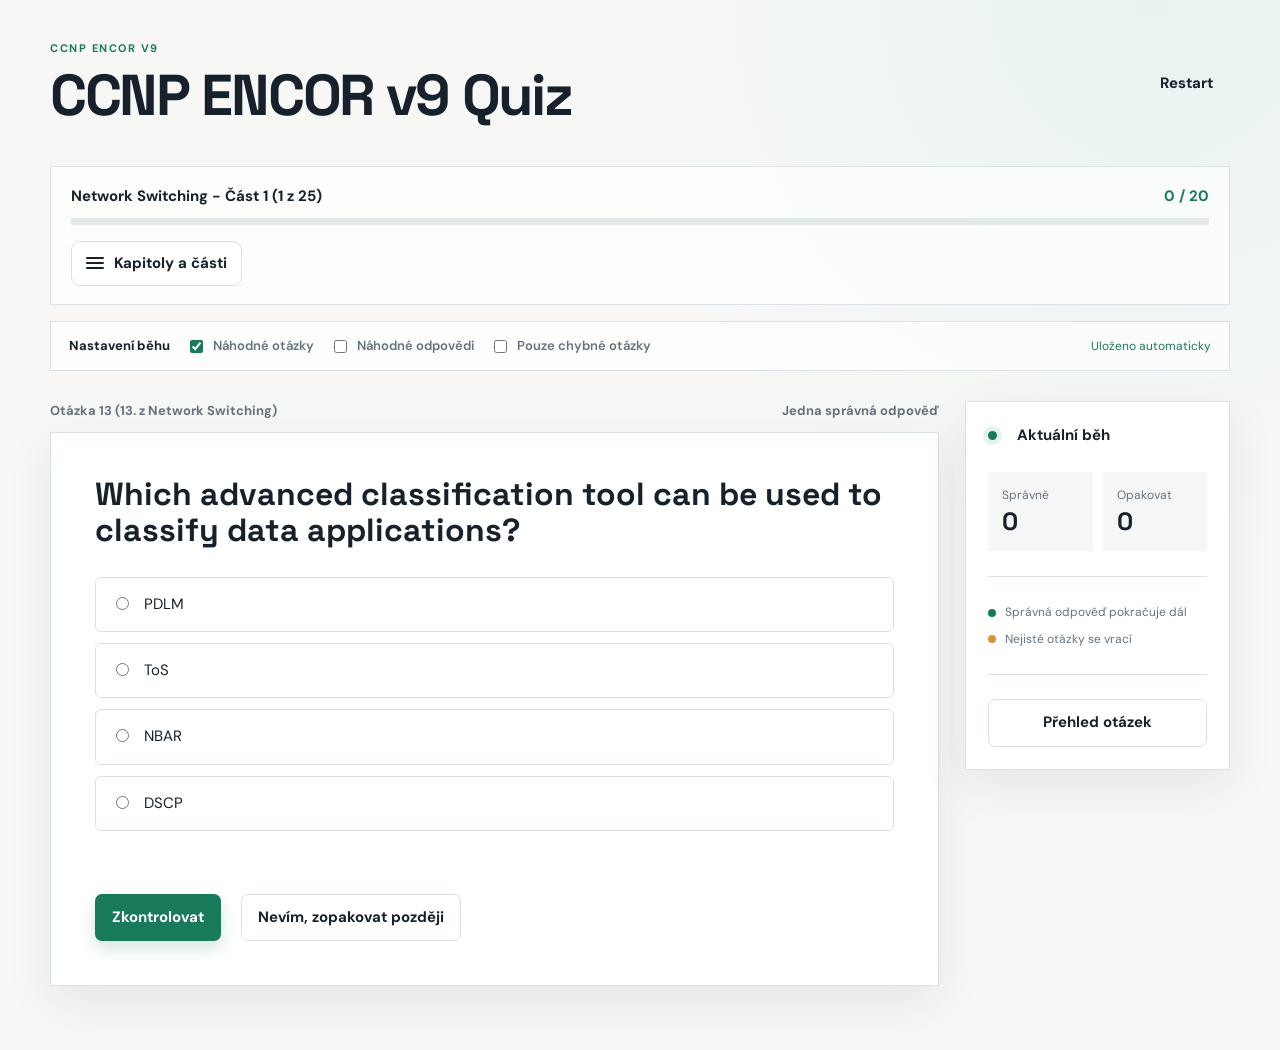
<file: index.html>
<!doctype html>
<html lang="cs">
<head>
    <meta charset="utf-8">
    <meta name="viewport" content="width=device-width, initial-scale=1">
    <title>CCNP ENCOR v9 Quiz</title>
    <link rel="stylesheet" href="styles.css">
</head>
<body>
    <main class="app-shell">
        <header class="topbar">
            <div>
                <p class="eyebrow">CCNP ENCOR v9</p>
                <h1>CCNP ENCOR v9 Quiz</h1>
            </div>
            <button id="restart-button" class="button button-quiet" type="button">
                Restart
            </button>
        </header>

        <section class="progress-panel" aria-label="Progress">
            <div class="progress-copy">
                <span id="stage-label">Blok 1 z 3</span>
                <strong id="progress-label">0 / 20</strong>
            </div>
            <div class="progress-track">
                <span id="progress-bar"></span>
            </div>
            <button id="chapter-menu-button" class="chapter-menu-button" type="button" aria-expanded="false" aria-controls="stage-tabs">
                <span class="hamburger-icon" aria-hidden="true"><i></i><i></i><i></i></span>
                <span>Kapitoly a části</span>
            </button>
            <div id="stage-tabs" class="stage-tabs" hidden></div>
        </section>

        <section class="settings-panel" aria-label="Nastavení">
            <strong>Nastavení běhu</strong>
            <label>
                <input id="random-questions" type="checkbox">
                Náhodné otázky
            </label>
            <label>
                <input id="random-answers" type="checkbox">
                Náhodné odpovědi
            </label>
            <label>
                <input id="only-wrong" type="checkbox">
                Pouze chybné otázky
            </label>
            <span id="save-status" class="save-status">
                Průběh se ukládá automaticky
            </span>
        </section>

        <section id="quiz-view" class="quiz-layout">
            <div class="question-column">
                <div class="question-meta">
                    <span id="question-number">Otázka 1</span>
                    <span id="question-type">Jedna správná odpověď</span>
                </div>

                <article class="question-card">
                    <h2 id="question-text"></h2>
                    <div id="question-media"></div>
                    <form id="answer-form" class="answers"></form>
                    <div id="feedback" class="feedback" aria-live="polite"></div>
                    <div id="explanation" class="explanation" aria-live="polite" hidden></div>

                    <div class="question-actions">
                        <button id="check-button" class="button button-primary" type="button">
                            Zkontrolovat
                        </button>
                        <button id="skip-button" class="button button-outline" type="button">
                            Nevím, zopakovat později
                        </button>
                    </div>
                </article>
            </div>

            <aside class="session-panel">
                <div class="session-heading">
                    <span class="status-dot"></span>
                    <span>Aktuální běh</span>
                </div>

                <div class="stat-grid">
                    <div>
                        <span>Správně</span>
                        <strong id="correct-count">0</strong>
                    </div>
                    <div>
                        <span>Opakovat</span>
                        <strong id="retry-count">0</strong>
                    </div>
                </div>

                <div class="rule-list">
                    <p>
                        <span class="rule-mark rule-mark-green"></span>
                        Správná odpověď pokračuje dál
                    </p>
                    <p>
                        <span class="rule-mark rule-mark-amber"></span>
                        Nejisté otázky se vrací
                    </p>
                </div>

                <button id="overview-button" class="button button-outline button-full" type="button">
                    Přehled otázek
                </button>
            </aside>
        </section>

        <section id="complete-view" class="complete-view" hidden>
            <p class="eyebrow">Hotovo</p>
            <h2>Kapitola je dokončená.</h2>
            <p id="complete-summary"></p>
            <div class="complete-actions">
                <button id="next-stage-button" class="button button-primary" type="button">
                    Pokračovat na další kapitolu
                </button>
                <button id="retry-errors-button" class="button button-outline" type="button" hidden>
                    Opakovat pouze chyby
                </button>
            </div>
        </section>

        <section id="overview-view" class="overview-view" hidden>
            <div class="overview-header">
                <div>
                    <p class="eyebrow">Mapa běhu</p>
                    <h2>Přehled otázek</h2>
                </div>
                <button id="close-overview-button" class="button button-quiet" type="button">
                    Zpět ke kvízu
                </button>
            </div>
            <div id="overview-grid" class="overview-grid"></div>
        </section>
    </main>

    <script src="app.js"></script>
</body>
</html>
</file>
<file: styles.css>
@import url('https://fonts.googleapis.com/css2?family=DM+Sans:wght@400;500;600;700&family=Space+Grotesk:wght@500;600;700&display=swap');

:root {
    --ink: #17212b;
    --muted: #65727d;
    --line: #d9e1e5;
    --paper: #f7f8f6;
    --card: #fff;
    --green: #197a5b;
    --green-soft: #e5f3ed;
    --amber: #a96712;
    --amber-soft: #fff1d8;
    --shadow: 0 16px 45px rgba(23, 33, 43, 0.08);
}

* {
    box-sizing: border-box;
}

body {
    margin: 0;
    color: var(--ink);
    background:
        radial-gradient(circle at 90% 0%, #e8f3ef 0, transparent 34rem),
        var(--paper);
    font: 15px/1.55 'DM Sans', sans-serif;
}

button {
    font: inherit;
    cursor: pointer;
}

.app-shell {
    width: min(1180px, calc(100% - 40px));
    margin: 0 auto;
    padding: 40px 0 64px;
}

.topbar,
.progress-copy,
.question-meta,
.question-actions,
.overview-header,
.session-heading {
    display: flex;
    align-items: center;
    justify-content: space-between;
    gap: 20px;
}

.topbar {
    margin-bottom: 38px;
}

.eyebrow {
    margin: 0 0 6px;
    color: var(--green);
    font-size: 11px;
    font-weight: 700;
    letter-spacing: 0.14em;
    text-transform: uppercase;
}

h1,
h2 {
    font-family: 'Space Grotesk', sans-serif;
    line-height: 1.12;
}

h1 {
    margin: 0;
    font-size: clamp(2rem, 5vw, 3.6rem);
    letter-spacing: -0.04em;
}

h2 {
    margin: 0;
    font-size: clamp(1.35rem, 3vw, 2rem);
}

.button {
    border: 1px solid transparent;
    border-radius: 7px;
    padding: 11px 16px;
    font-weight: 700;
    transition:
        transform 0.18s ease,
        box-shadow 0.18s ease,
        background 0.18s ease;
}

.button:hover {
    transform: translateY(-1px);
}

.button-primary {
    color: #fff;
    background: var(--green);
    box-shadow: 0 7px 16px rgba(25, 122, 91, 0.2);
}

.button-outline,
.button-quiet {
    color: var(--ink);
    background: transparent;
    border-color: var(--line);
}

.button-quiet {
    border-color: transparent;
}

.button-full {
    width: 100%;
}

.progress-panel {
    margin-bottom: 34px;
    padding: 18px 20px;
    border: 1px solid var(--line);
    background: rgba(255, 255, 255, 0.72);
}

.progress-copy {
    margin-bottom: 10px;
    font-weight: 700;
}

.progress-copy strong {
    color: var(--green);
}

.progress-track {
    height: 7px;
    overflow: hidden;
    background: #e3e9e8;
}

.progress-track span {
    display: block;
    width: 0;
    height: 100%;
    background: var(--green);
    transition: width 0.3s ease;
}

.stage-tabs {
    display: grid;
    gap: 10px;
    margin-top: 16px;
}

.chapter-menu-button {
    display: inline-flex;
    align-items: center;
    gap: 10px;
    margin-top: 16px;
    padding: 10px 14px;
    border: 1px solid var(--line);
    border-radius: 9px;
    color: var(--ink);
    background: var(--card);
    font: inherit;
    font-weight: 700;
    cursor: pointer;
}

.chapter-menu-button[aria-expanded="true"] {
    color: var(--green);
    border-color: var(--green);
    background: var(--green-soft);
}

.hamburger-icon {
    display: grid;
    gap: 3px;
    width: 18px;
}

.hamburger-icon i {
    display: block;
    height: 2px;
    border-radius: 2px;
    background: currentColor;
}

.chapter-group {
    overflow: hidden;
    border: 1px solid var(--line);
    border-radius: 12px;
    background: var(--card);
}

.chapter-toggle {
    display: grid;
    grid-template-columns: minmax(0, 1fr) auto auto;
    gap: 12px;
    align-items: center;
    width: 100%;
    padding: 14px 16px;
    border: 0;
    color: var(--ink);
    background: transparent;
    text-align: left;
    font: inherit;
    font-weight: 800;
    cursor: pointer;
}

.chapter-toggle small {
    color: var(--muted);
    font-size: 12px;
    font-weight: 700;
}

.chapter-chevron {
    color: var(--green);
    font-size: 20px;
    line-height: 1;
    transition: transform 0.2s ease;
}

.chapter-group.expanded .chapter-chevron {
    transform: rotate(180deg);
}

.module-list {
    display: grid;
    grid-template-columns: repeat(4, minmax(0, 1fr));
    gap: 8px;
    padding: 0 10px 10px;
}

.stage-tab {
    border: 0;
    padding: 9px 10px;
    color: var(--muted);
    background: transparent;
    text-align: left;
    font-weight: 700;
    cursor: pointer;
}

.stage-tab.active {
    color: var(--green);
    background: var(--green-soft);
}

.quiz-layout {
    display: grid;
    grid-template-columns: minmax(0, 1fr) 265px;
    gap: 26px;
    align-items: start;
}

.question-meta {
    margin-bottom: 11px;
    color: var(--muted);
    font-size: 13px;
    font-weight: 700;
}

.question-card,
.session-panel,
.complete-view,
.overview-view {
    border: 1px solid var(--line);
    background: var(--card);
    box-shadow: var(--shadow);
}

.question-card {
    padding: clamp(22px, 4vw, 44px);
}

.answers {
    display: grid;
    gap: 11px;
    margin: 28px 0;
}

.answer-option {
    display: flex;
    gap: 12px;
    align-items: flex-start;
    padding: 15px;
    border: 1px solid var(--line);
    border-radius: 6px;
    transition:
        border 0.18s ease,
        background 0.18s ease;
}

.answer-option:hover,
.answer-option.selected {
    border-color: var(--green);
    background: #f2faf6;
}

.answer-option input {
    margin-top: 4px;
    accent-color: var(--green);
}

.answer-option.correct {
    border-color: var(--green);
    background: var(--green-soft);
}

.answer-option.incorrect {
    border-color: #c98637;
    background: var(--amber-soft);
}

.feedback {
    min-height: 27px;
    margin-bottom: 8px;
    font-weight: 700;
}

.feedback.success {
    color: var(--green);
}

.feedback.warning {
    color: var(--amber);
}

.explanation {
    margin: 12px 0 18px;
    padding: 15px;
    border-left: 3px solid var(--green);
    background: var(--green-soft);
    white-space: pre-line;
}

.question-actions {
    justify-content: flex-start;
    flex-wrap: wrap;
}

.session-panel {
    padding: 22px;
}

.session-heading {
    justify-content: flex-start;
    font-weight: 700;
}

.status-dot {
    width: 9px;
    height: 9px;
    border-radius: 50%;
    background: var(--green);
    box-shadow: 0 0 0 5px var(--green-soft);
}

.stat-grid {
    display: grid;
    grid-template-columns: 1fr 1fr;
    gap: 10px;
    margin: 25px 0;
}

.stat-grid div {
    padding: 14px;
    background: #f5f7f7;
}

.stat-grid span {
    display: block;
    color: var(--muted);
    font-size: 12px;
}

.stat-grid strong {
    font: 700 25px 'Space Grotesk';
}

.rule-list {
    margin: 0 0 24px;
    padding: 18px 0;
    border-top: 1px solid var(--line);
    border-bottom: 1px solid var(--line);
}

.rule-list p {
    display: flex;
    gap: 9px;
    align-items: center;
    margin: 8px 0;
    color: var(--muted);
    font-size: 12px;
}

.rule-mark {
    width: 8px;
    height: 8px;
    border-radius: 50%;
}

.rule-mark-green {
    background: var(--green);
}

.rule-mark-amber {
    background: #d89237;
}

.complete-view,
.overview-view {
    padding: clamp(26px, 5vw, 60px);
}

.complete-view h2 {
    margin-bottom: 12px;
}

.complete-view p:not(.eyebrow) {
    margin-bottom: 25px;
    color: var(--muted);
}

.ordering-option {
    align-items: center;
    justify-content: space-between;
}

.ordering-option select {
    min-width: 92px;
    padding: 8px;
    border: 1px solid var(--line);
    border-radius: 5px;
    color: var(--ink);
    background: #fff;
}

.matching-option {
    align-items: center;
    justify-content: space-between;
}

.matching-option span {
    flex: 1;
}

.matching-option select {
    width: min(42%, 260px);
    min-width: 170px;
    padding: 8px;
    border: 1px solid var(--line);
    border-radius: 5px;
    color: var(--ink);
    background: #fff;
}

.settings-panel {
    display: flex;
    align-items: center;
    gap: 16px;
    flex-wrap: wrap;
    margin: -18px 0 30px;
    padding: 14px 18px;
    border: 1px solid var(--line);
    background: rgba(255, 255, 255, 0.72);
    font-size: 13px;
}

.settings-panel label {
    display: flex;
    align-items: center;
    gap: 7px;
    color: var(--muted);
    font-weight: 600;
}

.settings-panel input {
    accent-color: var(--green);
}

.save-status {
    margin-left: auto;
    color: var(--green);
    font-size: 12px;
}

.complete-actions {
    display: flex;
    gap: 10px;
    flex-wrap: wrap;
}

.overview-grid {
    display: grid;
    grid-template-columns: repeat(auto-fill, minmax(48px, 1fr));
    gap: 8px;
    margin-top: 25px;
}

.overview-item {
    padding: 10px 5px;
    border: 1px solid var(--line);
    background: #fff;
    text-align: center;
    font-weight: 700;
}

.overview-item.done {
    color: var(--green);
    background: var(--green-soft);
}

.overview-item.retry {
    color: var(--amber);
    background: var(--amber-soft);
}

#question-media img {
    display: block;
    max-width: 100%;
    height: auto;
    margin: 24px auto 0;
}

.special-note {
    margin-top: 24px;
    padding: 15px;
    color: var(--muted);
    background: #f5f7f7;
}

[hidden] {
    display: none !important;
}

@media (max-width: 760px) {
    .app-shell {
        width: min(100% - 24px, 680px);
        padding-top: 24px;
    }

    .topbar {
        align-items: flex-start;
    }

    .quiz-layout {
        grid-template-columns: 1fr;
    }

    .session-panel {
        order: -1;
    }

    .question-actions {
        align-items: stretch;
        flex-direction: column;
    }

    .question-actions .button {
        width: 100%;
    }

    .question-card {
        padding: 23px 18px;
    }

    .matching-option {
        align-items: stretch;
        flex-direction: column;
    }

    .matching-option select {
        width: 100%;
        min-width: 0;
    }

    .stage-tab {
        font-size: 12px;
    }

    .module-list {
        grid-template-columns: repeat(2, minmax(0, 1fr));
    }

    .settings-panel {
        align-items: flex-start;
        flex-direction: column;
        gap: 10px;
    }

    .save-status {
        margin-left: 0;
    }
}
</file>
